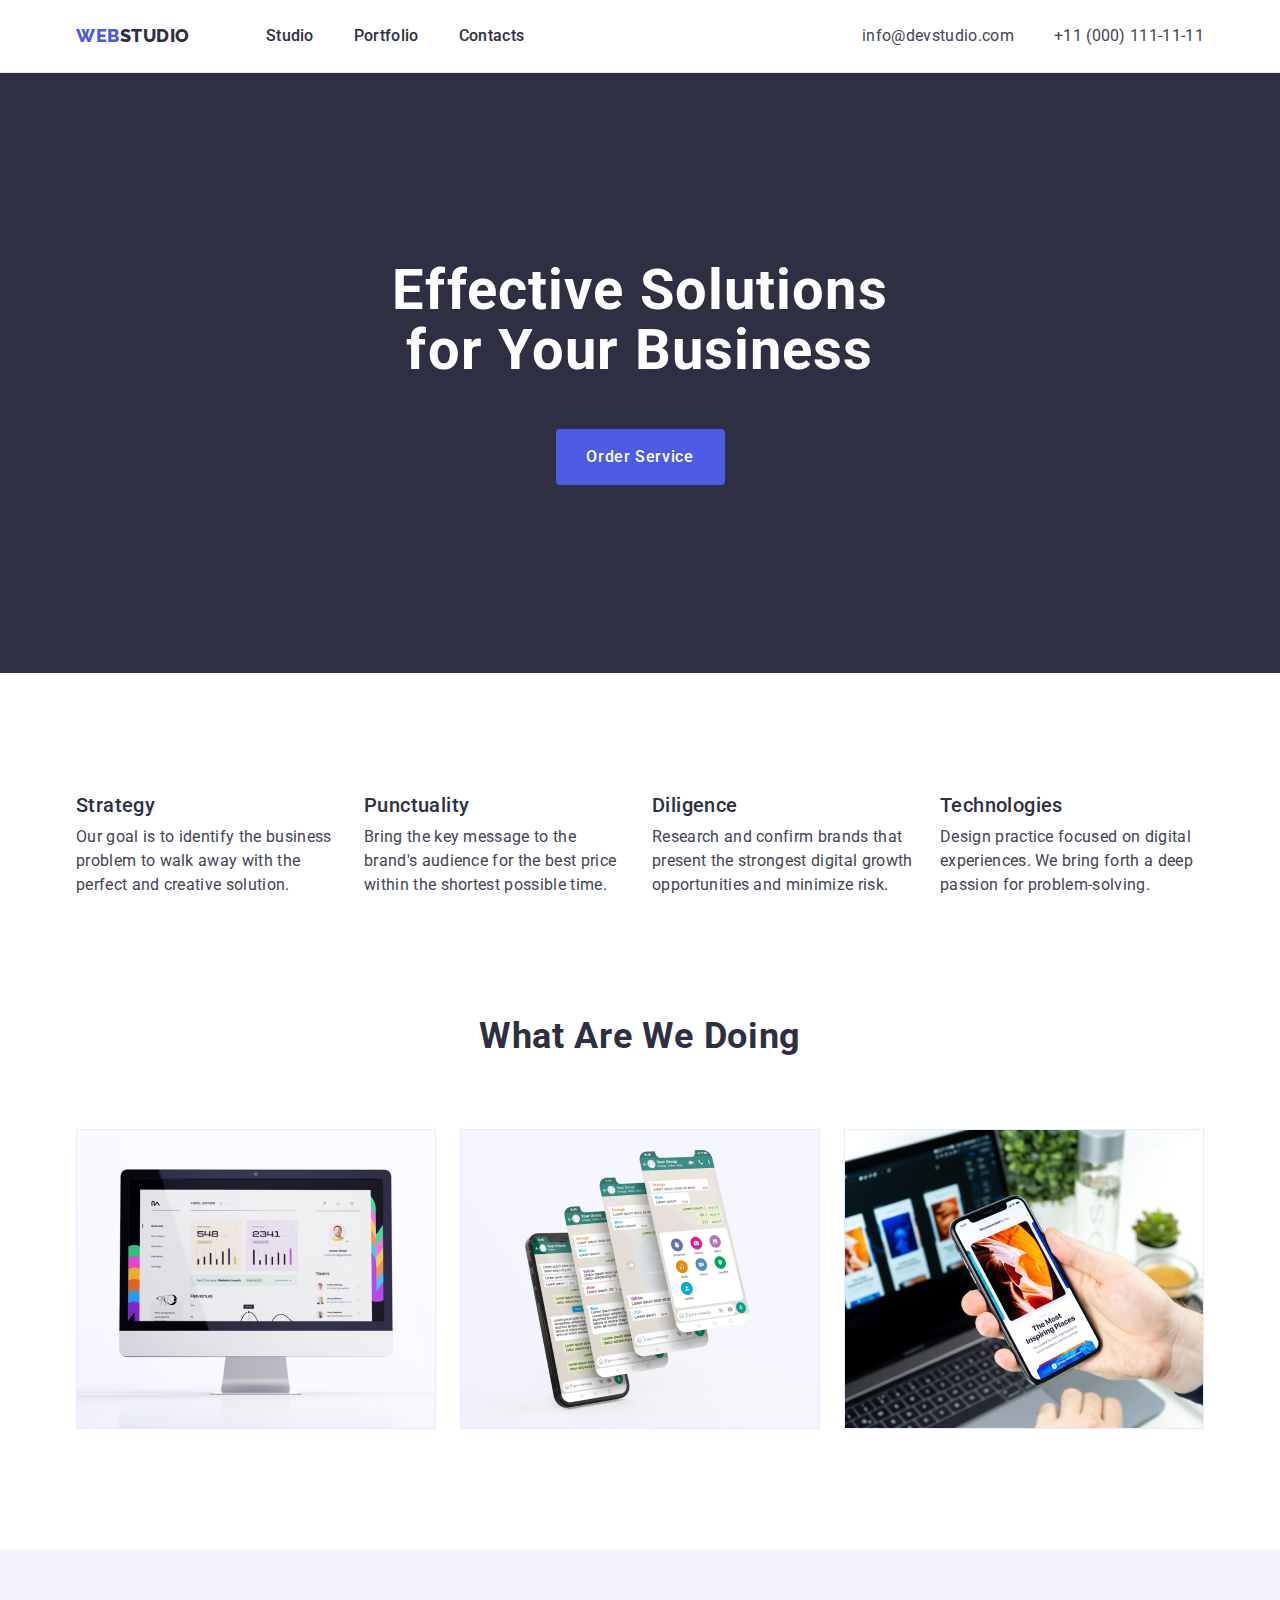
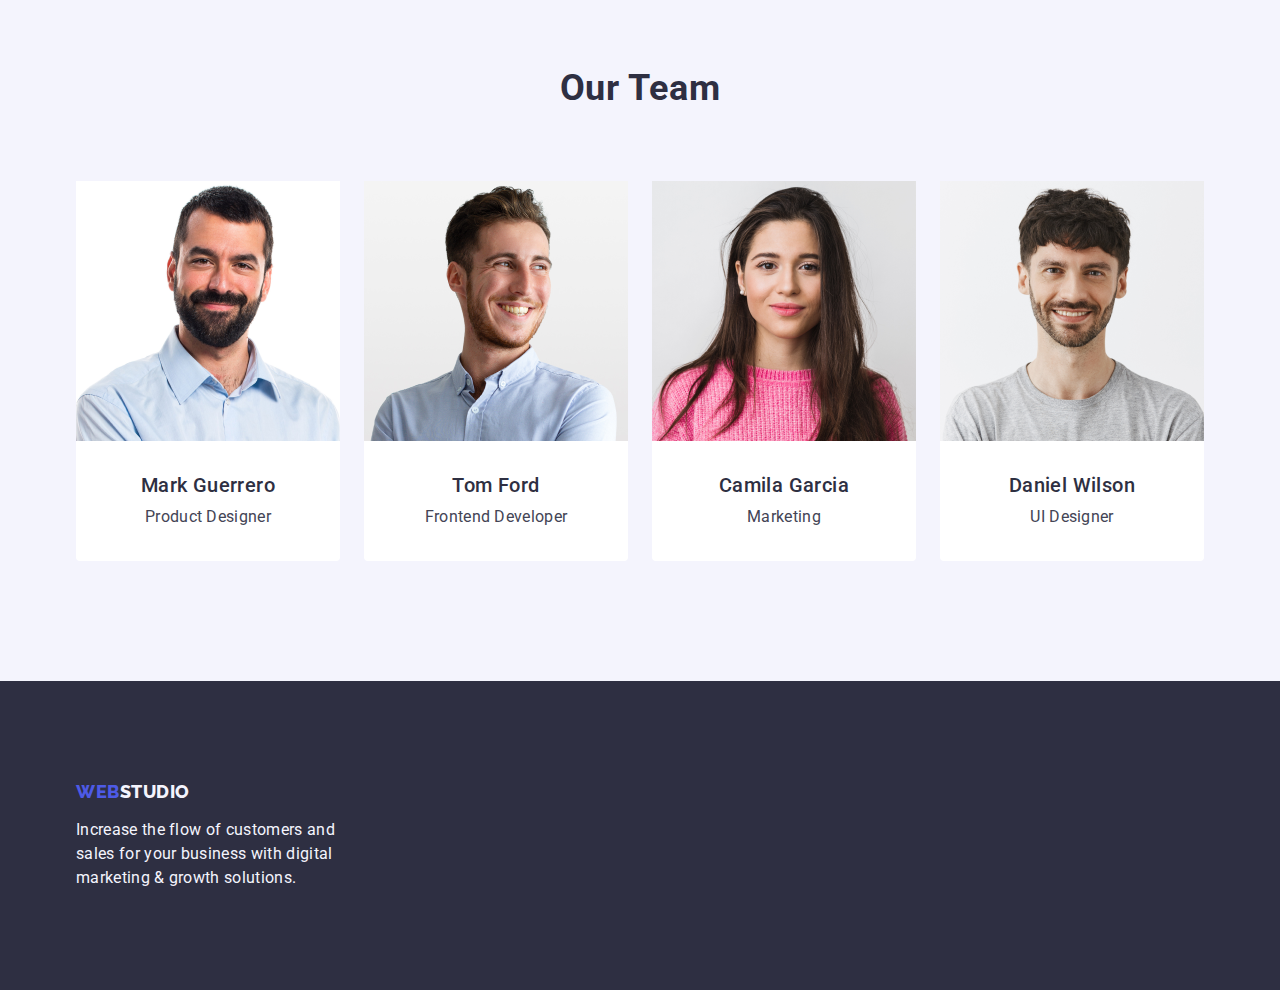
<file: index.html>
<!DOCTYPE html>
<html lang="en">
<head>
    <meta charset="UTF-8">
    <meta http-equiv="X-UA-Compatible" content="IE=edge">
    <meta name="viewport" content="width=device-width, initial-scale=1.0">
    <title>Effective Solutions
        for Your Business</title>
    <link rel="preconnect" href="https://fonts.googleapis.com">
    <link rel="preconnect" href="https://fonts.gstatic.com" crossorigin>
    <link href="https://fonts.googleapis.com/css2?family=Raleway:wght@800&family=Roboto:wght@400;500;700&display=swap"
        rel="stylesheet">
    <link rel="stylesheet" href="https://cdnjs.cloudflare.com/ajax/libs/modern-normalize/1.0.0/modern-normalize.min.css" />
    <link rel="stylesheet" href="./css/styles.css">
</head>
<body>
    <header class="header">
        <div class="header-container container">
            <nav class="header-navigation">
                <a class="logo link" href="./index.html">Web<span class="web-logo">Studio</span></a>
                <ul class="menu-list list">
                    <li>
                        <a class="menu-link link" href="./index.html">Studio</a>
                    </li>
                    <li>
                        <a class="menu-link link" href="./portfolio.html">Portfolio</a>
                    </li>
                    <li>
                        <a class="menu-link link" href="">Contacts</a>
                    </li>
                </ul>
            </nav>
            <address class="header-address">
                <ul class="contact-list list">
                    <li>
                        <a class="contact-link link links" href="mailto:info@devstudio.com">info@devstudio.com</a>
                    </li>
                    <li>
                        <a class="contact-link link links" href="tel:+110001111111">+11 (000) 111-11-11</a>
                    </li>
                </ul>
            </address>
        </div>
    </header>
    <main>
        <section class="title">
            <div class="container">
                <h1 class="title-basic">Effective Solutions
                    for Your Business</h1>
                <button class="modal-open-btn" type="button">Order Service</button>
            </div>
        </section>
        <section class="hero">
            <div class="container">
                <h2 class="visually-hidden">futures</h2>
                <ul class="hero-list list">
                    <li class="hero-list-first">
                        <h3 class="hero-header">Strategy</h3>
                        <p class="hero-text">Our goal is to identify the business
                            problem to walk away with the perfect and creative solution.</p>
                    </li>
                    <li class="hero-list-first">
                        <h3 class="hero-header">Punctuality</h3>
                        <p class="hero-text">Bring the key message to the brand's audience for the best price within the
                            shortest possible time.</p>
                    </li>
                    <li class="hero-list-first">
                        <h3 class="hero-header">Diligence</h3>
                        <p class="hero-text">Research and confirm brands that present the strongest digital growth
                            opportunities and minimize risk.</p>
                    </li>
                    <li class="hero-list-first">
                        <h3 class="hero-header">Technologies</h3>
                        <p class="hero-text">Design practice focused on digital experiences. We bring forth a deep passion
                            for problem-solving.</p>
                    </li>
                </ul>
            </div>
        </section>
        <section class="gallery">
            <div class="container">
                <h2 class="title-gallery">What are we doing</h2>
                <ul class="gallery-list list">
                    <li class="gallery-list-item">
                        <img class="gallery-list-img" src="./images/what-are-we-doing/website.jpg" alt="sites" width="360" height="300">
                    </li>
                    <li class="gallery-list-item">
                        <img class="gallery-list-img" src="./images/what-are-we-doing/messengers.jpg" alt="messengers" width="360"
                            height="300">
                    </li>
                    <li class="gallery-list-item">
                        <img class="gallery-list-img" src="./images/what-are-we-doing/applications.jpg" alt="applications" width="360"
                            height="300">
                    </li>
                </ul>
            </div>
        </section>
        <section class="team">
            <div class="container">
                <h2 class="title-team">Our Team</h2>
                <ul class="team-list list">
                    <li class="team-item">
                        <img class="team-worker-img" src="./images/our-team/mark-guerrero.jpg" alt="product designer" width="264"
                            height="260">
                        <div class="our-team-padding">
                            <h3 class="team-worker">Mark Guerrero</h3>
                            <p class="team-profession">Product Designer</p>
                        </div>
                    </li>
                    <li class="team-item">
                        <img class="team-worker-img" src="./images/our-team/tom-ford.jpg" alt="frontend developer" width="264"
                            height="260">
                        <div class="our-team-padding">
                            <h3 class="team-worker">Tom Ford</h3>
                            <p class="team-profession">Frontend Developer</p>
                        </div>
                    </li>
                    <li class="team-item">
                        <img class="team-worker-img" src="./images/our-team/camila-garcia.jpg" alt="marketing" width="264" height="260">
                        <div class="our-team-padding">
                            <h3 class="team-worker">Camila Garcia</h3>
                            <p class="team-profession">Marketing</p>
                        </div>
                    </li>
                    <li class="team-item">
                        <img class="team-worker-img" src="./images/our-team/daniel-wilson.jpg" alt="ui designer" width="264"
                            height="260">
                        <div class="our-team-padding">
                            <h3 class="team-worker">Daniel Wilson</h3>
                            <p class="team-profession">UI Designer</p>
                        </div>
                    </li>
                </ul>
            </div>
        </section>
    </main>
    <footer class="main-footer">
        <div class="container">
            <a class="logo-footer link" href="./index.html">Web<span class="web-logo-style">Studio</span></a>
            <p class="main-footer-text">Increase the flow of customers and sales for your business with digital marketing &
                growth solutions.</p>
        </div>
    </footer>
</body>
</html>
</file>
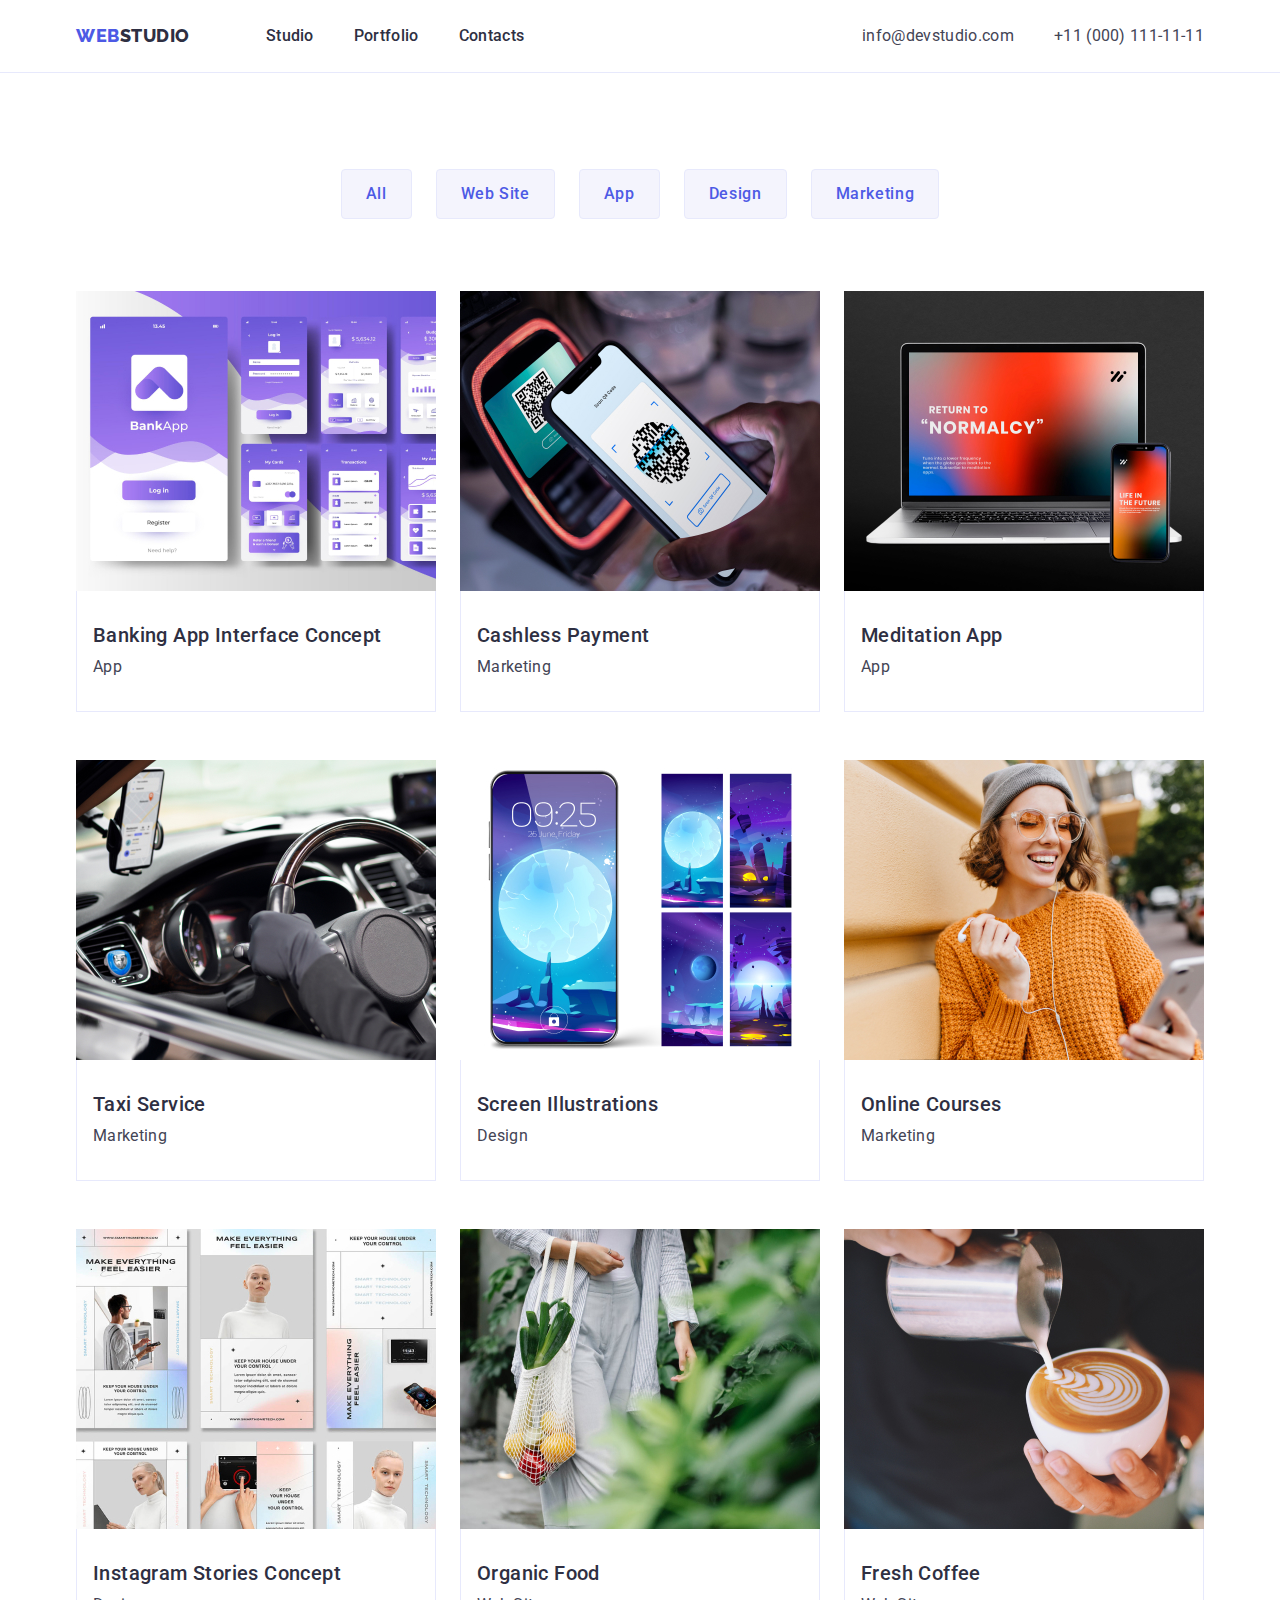
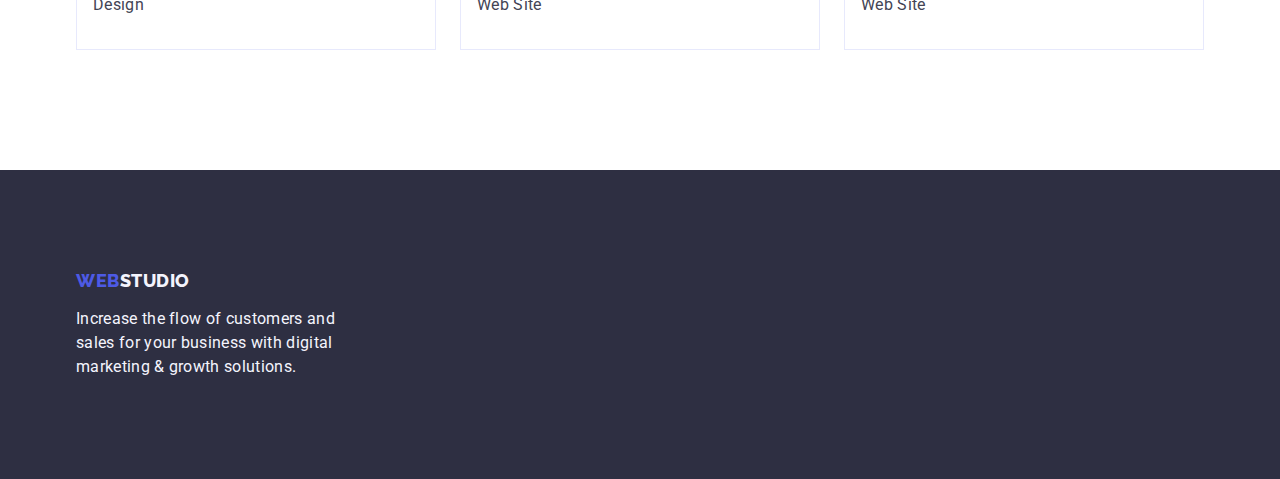
<file: portfolio.html>
<!DOCTYPE html>
<html lang="en">
<head>
    <meta charset="UTF-8">
    <meta http-equiv="X-UA-Compatible" content="IE=edge">
    <meta name="viewport" content="width=device-width, initial-scale=1.0">
    <title>Document</title>
    <link rel="preconnect" href="https://fonts.googleapis.com">
    <link rel="preconnect" href="https://fonts.gstatic.com" crossorigin>
    <link href="https://fonts.googleapis.com/css2?family=Raleway:wght@800&family=Roboto:wght@400;500;700&display=swap"
        rel="stylesheet">
    <link rel="stylesheet" href="https://cdnjs.cloudflare.com/ajax/libs/modern-normalize/1.0.0/modern-normalize.min.css" />
    <link rel="stylesheet" href="./css/styles.css">
</head>
<body class="body-background">
    <header class="main-header list">
        <div class="header-portfolio container">
            <nav class="header-navigation-portfolio">
                <a class="logo link" href="./index.html">Web<span class="web-logo">Studio</span></a>
                <ul class="menu-list list">
                    <li>
                        <a class="menu-link links link" href="./index.html">Studio</a>
                    </li>
                    <li>
                        <a class="menu-link links link" href="./portfolio.html">Portfolio</a>
                    </li>
                    <li>
                        <a class="menu-link links link" href="">Contacts</a>
                    </li>
                </ul>
            </nav>
            <address class="header-address">
                <ul class="contact-list list">
                    <li>
                        <a class="contact-link link links" href="mailto:info@devstudio.com">info@devstudio.com</a>
                    </li>
                    <li>
                        <a class="contact-link link links" href="tel:+110001111111">+11 (000) 111-11-11</a>
                    </li>
                </ul>
            </address>
        </div>
    </header>
    <main class="main list">
        <section class="section-portfolio">
            <div class="container">
                <h1 class="visually-hidden">portfolio</h1>
                <ul class="list link portfolio-list-bottons">
                    <li>
                        <button class="buttons-section" type="button">All</button>
                    </li>
                    <li>
                        <button class="buttons-section" type="button">Web Site</button>
                    </li>
                    <li>
                        <button class="buttons-section" type="button">App</button>
                    </li>
                    <li>
                        <button class="buttons-section" type="button">Design</button>
                    </li>
                    <li>
                        <button class="buttons-section" type="button">Marketing</button>
                    </li>
                </ul>
                <ul class="link list portfolio-list">
                    <li class="list-portfolio-first">
                        <a class="link" href=""><img src="./images/all/banking-app-interface-concept.jpg"
                                alt="Banking App Interface Concept" width="360" height="300" />
                            <div class="div-portfolio">
                                <h2 class="portfolio-text">Banking App Interface Concept</h2>
                                <p class="portfolio-p">App</p>
                            </div>
                        </a>
                    </li>
                    <li class="list-portfolio-first">
                        <a class="link" href=""><img src="./images/all/cashless-payment.jpg" alt="Cashless Payment" width="360"
                                height="300" />
                                <div class="div-portfolio">
                                    <h2 class="portfolio-text">Cashless Payment</h2>
                                    <p class="portfolio-p">Marketing</p>
                                </div>
                        </a>
                    </li>
                    <li class="list-portfolio-first">
                        <a class="link" href=""><img src="./images/all/meditation-app.jpg" alt="Banking App Interface Concept"
                                width="360" height="300" />
                            <div class="div-portfolio">
                                <h2 class="portfolio-text">Meditation App</h2>
                                <p class="portfolio-p">App</p>
                            </div>
                        </a>
                    </li>
                    <li class="list-portfolio-first">
                        <a class="link" href=""><img src="./images/all/taxi-service.jpg" alt="Banking App Interface Concept" width="360"
                                height="300" />
                            <div class="div-portfolio">
                                <h2 class="portfolio-text">Taxi Service</h2>
                                <p class="portfolio-p">Marketing</p>
                            </div>
                        </a>
                    </li>
                    <li class="list-portfolio-first">
                        <a class="link" href=""><img src="./images/all/screen-Illustrations.jpg" alt="Banking App Interface Concept"
                                width="360" height="300" />
                            <div class="div-portfolio">
                                <h2 class="portfolio-text">Screen Illustrations</h2>
                                <p class="portfolio-p">Design</p>
                            </div>
                        </a>
                    </li>
                    <li class="list-portfolio-first">
                        <a class="link" href=""><img src="./images/all/online-courses.jpg" alt="Banking App Interface Concept"
                                width="360" height="300" />
                            <div class="div-portfolio">
                                <h2 class="portfolio-text">Online Courses</h2>
                                <p class="portfolio-p">Marketing</p>
                            </div>
                        </a>
                    </li>
                    <li class="list-portfolio-first">
                        <a class="link" href=""><img src="./images/all/instagram-stories-concept.jpg"
                                alt="Banking App Interface Concept" width="360" height="300" />
                            <div class="div-portfolio">
                                <h2 class="portfolio-text">Instagram Stories Concept</h2>
                                <p class="portfolio-p">Design</p>
                            </div>
                        </a>
                    </li>
                    <li class="list-portfolio-first">
                        <a class="link" href=""><img src="./images/all/organic-food.jpg" alt="Banking App Interface Concept" width="360"
                                height="300" />
                            <div class="div-portfolio">
                                <h2 class="portfolio-text">Organic Food</h2>
                                <p class="portfolio-p">Web Site</p>
                            </div>
                        </a>
                    </li>
                    <li class="list-portfolio-first">
                        <a class="link" href=""><img src="./images/all/fresh-coffee.jpg" alt="Banking App Interface Concept" width="360"
                                height="300" />
                            <div class="div-portfolio">
                                <h2 class="portfolio-text">Fresh Coffee</h2>
                                <p class="portfolio-p">Web Site</p>
                            </div>
                        </a>
                    </li>
                </ul>
            </div>
        </section>
    </main>
    <footer class="main-footer">
        <div class="container">
            <a class="logo-footer link" href="./index.html">Web<span class="web-logo-style">Studio</span></a>
            <p class="main-footer-list">Increase the flow of customers and sales for your business with digital marketing &
            growth solutions.</p>
        </div>
    </footer>
</body>
</html>
</file>
<file: css/styles.css>
:root {
        --p-text: #434455;
        --tags-color: #2e2f42;
        --buttons-color: #4d5ae5;
        --hf-buttons-color: #404bbf;
        --our-team-background: #f4f4fd;
        --our-white-color: #ffffff;
        --solid-color: #e7e9fc;

}

.list {
        list-style: none;
}

.link {
        text-decoration: none;
}

button {
        cursor: pointer;
}

ul,ol {
        margin-top: 0;
        margin-bottom: 0;
        padding-left: 0;
}

h1,h2,h3,h4,p {
        margin-top: 0;
        margin-bottom: 0;
}

body {
        font-family: 'Roboto', sans-serif;
        color: var(--p-text);
        background: var(--our-white-color);
}

img {
        display: block;
}

.header {
        border-bottom: 1px solid var(--solid-color);
}

.header-container {
        display: flex;
        align-items: center;
}

.container {
        width: 1158px;
        margin: 0 auto;
        padding: 0 15px;

}

.header-address {
        margin-left: auto;
}


.div-index {
        display: flex;
        
}

.div-index-title {
        margin-bottom: 48px;
}

.title-basic {
        margin-left: auto;
        margin-right: auto;
}

.header-navigation {
        display: flex;
        align-items: center;
}

.header-navigation-portfolio {
        display: flex;
        align-items: center;
}

.menu-list {
        display: flex;
        gap: 40px;
}

.links {
        display: block;
        padding: 24px 0;
}

.contact-list {
        display: flex;
        gap: 40px;
}

.section-portfolio {
        padding-top: 96px;
        padding-bottom: 120px;
}

.portfolio-list-bottons {
        display: flex;
        justify-content: center;        
        gap: 24px;
        margin-bottom: 72px;
}

.portfolio-list {
        display: flex;
        flex-wrap: wrap;
        column-gap: 24px;
        row-gap: 48px;
}

.list-portfolio-first {
        width: calc((100% - 48px) / 3);
}

.div-portfolio {
        padding: 32px 16px;
        border: 1px solid var(--solid-color);
        border-top: none;
}

.hero {
        padding: 120px 0;
}

.hero-list {
        display: flex;
        gap: 24px;
}

.hero-list-first {
        flex-basis: calc((100% - 72px) / 4);
}

.visually-hidden {
        position: absolute;
        width: 1px;
        height: 1px;
        margin: -1px;
        border: 0;
        padding: 0;

        white-space: nowrap;
        clip-path: inset(100%);
        clip: rect(0 0 0 0);
        overflow: hidden;
}

.logo {
        font-family: 'Raleway', sans-serif;
        font-style: normal;
        font-weight: 800;
        font-size: 18px;
        line-height: 1.17;

        /* identical to box height, or 117% */
        letter-spacing: 0.03em;
        text-transform: uppercase;
        margin-right: 76px;

        /* IRIS */
        color: var(--buttons-color);
}

.menu-link {
        font-weight: 500;
        font-size: 16px;
        line-height: 1.5;
        display: block;
        padding: 24px 0;

        /* identical to box height, or 150% */
        letter-spacing: 0.02em;

        /* NAVY BLUE */
        color: var(--tags-color);
}

.contact-link {
        font-size: 16px;
        line-height: 1.5;

        /* identical to box height, or 150% */
        letter-spacing: 0.02em;

        /* SLATE */
        color: var(--p-text);
}


.contact-link:hover,
.contact-link:focus {
        color: var(--hf-buttons-color);
}

.buttons-section:hover,
.buttons-section:focus {
        color: var(--our-white-color);
        background-color: var(--hf-buttons-color);
        border: 1px solid transparent;
}

.team-item {
        background-color: var(--our-white-color);
        flex-basis: calc((100% - 72px) / 4);
        border-radius: 0px 0px 4px 4px;
}

.our-team-padding {
        padding: 32px 16px;
}

.team-list {
        display: flex;
        gap: 24px;
}


.title-basic {
        font-weight: 700;
        font-size: 56px;
        line-height: 1.07;

        /* or 107% */
        text-align: center;
        letter-spacing: 0.02em;
        max-width: 496px;
        margin-bottom: 48px;

        color: var(--our-white-color);
}

.hero-header {
        font-weight: 500;
        font-size: 20px;
        line-height: 1.2;

        /* identical to box height, or 120% */
        letter-spacing: 0.02em;
        margin-bottom: 8px;

        /* NAVY BLUE */
        color: var(--tags-color);
}

.hero-text {
        font-size: 16px;
        line-height: 1.5;

        /* or 150% */
        letter-spacing: 0.02em;

        /* SLATE */
        
}

.gallery {
        padding-bottom: 120px;  
}

.title-gallery {
        font-weight: 700;
        font-size: 36px;
        line-height: 1.11;

        /* identical to box height, or 111% */
        text-align: center;
        letter-spacing: 0.02em;
        text-transform: capitalize;
        margin-bottom: 72px;

        /* NAVY BLUE */
        color: var(--tags-color);
}

.gallery-list {
        display: flex;
        gap: 24px;
}

.gallery-list-item {
        flex-basis: calc((100% - 48px) / 3)
}

.title-team {
        font-weight: 700;
        font-size: 36px;
        line-height: 1.11;
        text-transform: capitalize;

        /* identical to box height, or 111% */
        text-align: center;
        letter-spacing: 0.02em;
        margin-bottom: 72px;

        /* NAVY BLUE */
        color: var(--tags-color);
}

.team-worker {
        font-weight: 500;
        font-size: 20px;
        line-height: 1.2;

        /* identical to box height, or 120% */
        text-align: center;
        letter-spacing: 0.02em;
        text-align: center;
        margin-bottom: 8px;

        /* NAVY BLUE */
        color: var(--tags-color);
}

.team-profession {
        font-size: 16px;
        line-height: 1.5;

        /* identical to box height, or 150% */
        text-align: center;
        letter-spacing: 0.02em;
        text-align: center;

        /* SLATE */
        
}

.buttons-section {
        background: var(--our-team-background);
        padding: 12px 24px;
        border: 1px solid var(--solid-color);
        border-radius: 4px;

}

.buttons-section {
        font-family: 'Roboto', sans-serif;
        font-weight: 500;
        font-size: 16px;
        line-height: 1.5;

        /* identical to box height, or 150% */
        text-align: center;
        letter-spacing: 0.04em;

        /* IRIS */
        color: var(--buttons-color);
}

.buttons-main:hover,
.buttons-main:focus {
        background: var(--hf-buttons-color);
}

.portfolio-text {
        font-weight: 500;
        font-size: 20px;
        line-height: 1.2;

        /* identical to box height, or 120% */
        letter-spacing: 0.02em;
        margin-bottom: 8px;

        /* NAVY BLUE */
        color: var(--tags-color);
}

.portfolio-p {
        font-size: 16px;
        line-height: 1.5;

        /* identical to box height, or 150% */
        letter-spacing: 0.02em;

        /* SLATE */
        color: var(--p-text);
}

.hero-section {
        background-color: var(--tags-color);
}

.modal-open-btn {
        font-weight: 500;
        font-size: 16px;
        line-height: 1.5;
        letter-spacing: 0.04em;
        display: block;
        min-width: 169px;
        height: 56px;
        border: none;
        background-color: var(--buttons-color);
        border-radius: 4px;
        margin-left: auto;
        margin-right: auto;

        /* WHITE */
        color: var(--our-white-color);
}
.modal-open-btn:hover,
.modal-open-btn:focus {
        background: var(--hf-buttons-color);
}

.title {
        background-color: var(--tags-color);
        padding: 188px 0;

}

.team {
        background: var(--our-team-background);
        padding: 120px 0
}


.main-footer {
        background-color: var(--tags-color);
        padding: 100px 0;   
        
        
}


.main-footer-list {
        max-width: 264px;
        line-height: 1.5;
        color: var(--our-team-background);
        letter-spacing: 0.02em;
}

.main-header {
        border-bottom: 1px solid var(--solid-color);
}

.header-portfolio {
        display: flex;
        align-items: center;
}

.logo-footer {
        font-family: 'Raleway', sans-serif;
        font-style: normal;
        font-weight: 800;
        font-size: 18px;
        line-height: 1.17;

        /* identical to box height, or 117% */
        display: flex;
        align-items: center;
        letter-spacing: 0.03em;
        text-transform: uppercase;
        display: inline-block;
        margin-bottom: 16px;

        /* IRIS */
        color: var(--buttons-color);
}

.web-logo {
        color: var(--tags-color);
}

.web-logo-style {
        color: var(--our-team-background);
}

.header-address {
        font-style: normal;
}

.menu-link:hover,
.menu-link:focus {
        color: var(--hf-buttons-color);
}

.portfolio {
        font-weight: 500;

}

.main-footer-text {
        line-height: 1.5;
        color: var(--our-team-background);
        letter-spacing: 0.02em;
        max-width: 264px;
}
</file>
